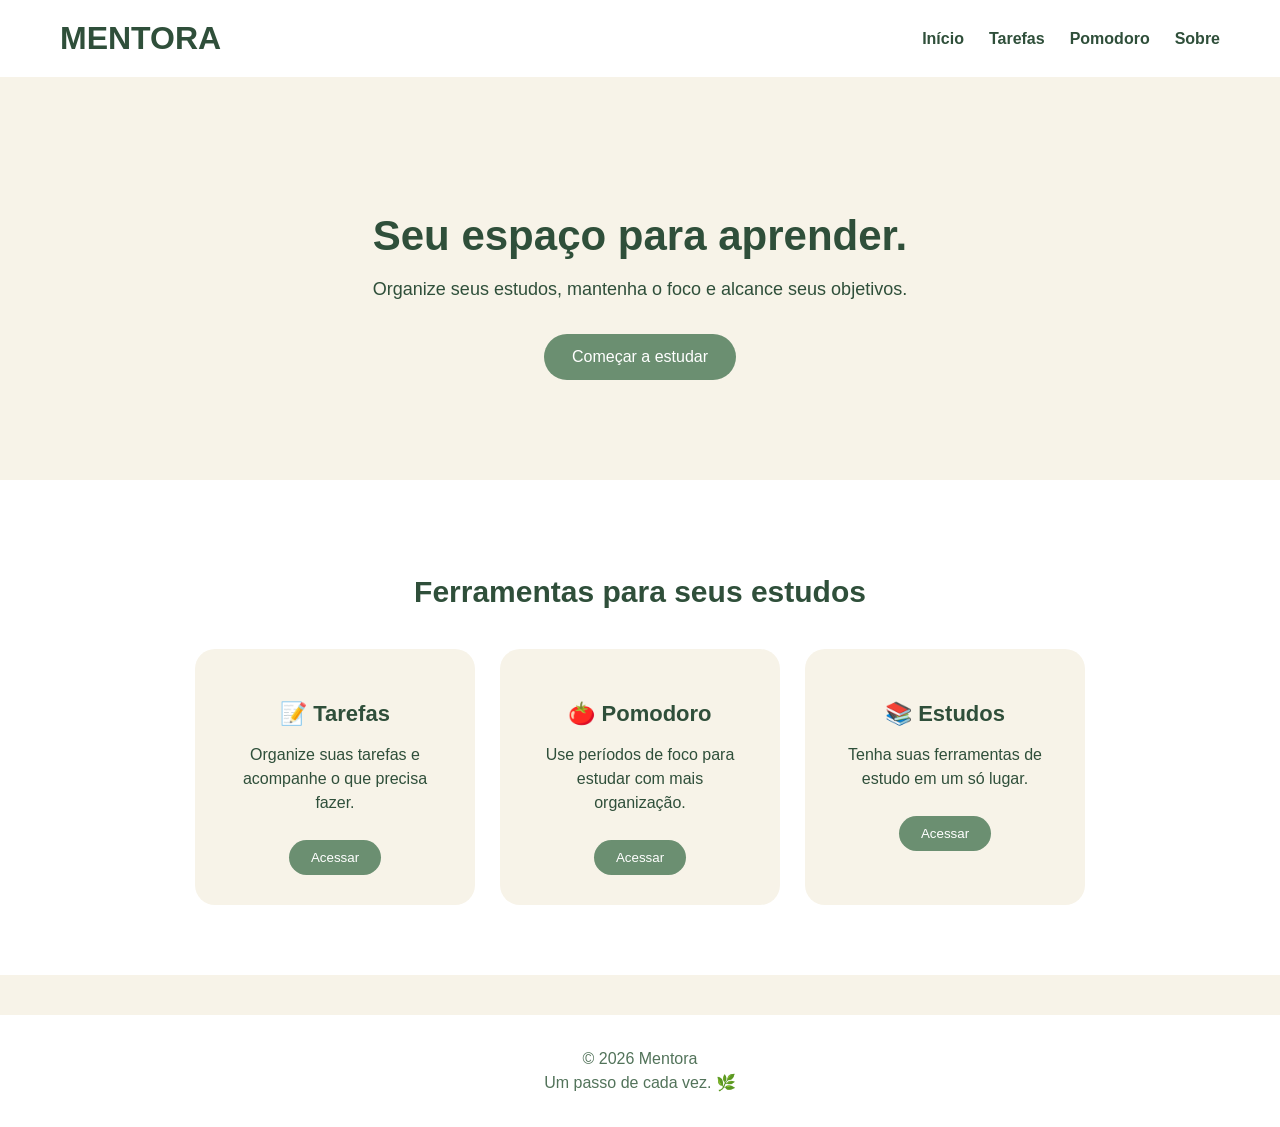
<file: index.html>
<!DOCTYPE html>
<html lang="pt-BR">

<head>
    <meta charset="UTF-8">
    <meta name="viewport" content="width=device-width, initial-scale=1.0">

    <title>Mentora - Seu espaço de estudos</title>

    <link rel="stylesheet" href="style.css">
</head>

<body>

    <!-- CABEÇALHO -->
    <header class="cabecalho">

        <h1>MENTORA</h1>

        <nav>
            <a href="index.html">Início</a>
            <a href="tarefas.html">Tarefas</a>
            <a href="pomodoro.html">Pomodoro</a>
            <a href="sobre.html">Sobre</a>
        </nav>

    </header>


    <!-- CONTEÚDO PRINCIPAL -->
    <main>

        <!-- APRESENTAÇÃO -->
        <section class="inicio">

            <h2>Seu espaço para aprender.</h2>

            <p>
                Organize seus estudos, mantenha o foco
                e alcance seus objetivos.
            </p>

            <button>Começar a estudar</button>

        </section>


        <!-- FERRAMENTAS -->
        <section class="ferramentas">

            <h2>Ferramentas para seus estudos</h2>

            <div class="cards">

                <div class="card">

                    <h3>📝 Tarefas</h3>

                    <p>
                        Organize suas tarefas e acompanhe
                        o que precisa fazer.
                    </p>

                    <a href="tarefas.html">
                        <button>Acessar</button>
                    </a>

                </div>


                <div class="card">

                    <h3>🍅 Pomodoro</h3>

                    <p>
                        Use períodos de foco para estudar
                        com mais organização.
                    </p>

                    <a href="pomodoro.html">
                        <button>Acessar</button>
                    </a>

                </div>


                <div class="card">

                    <h3>📚 Estudos</h3>

                    <p>
                        Tenha suas ferramentas de estudo
                        em um só lugar.
                    </p>

                    <button>Acessar</button>

                </div>

            </div>

        </section>

    </main>


    <!-- RODAPÉ -->
    <footer>

        <p>© 2026 Mentora</p>

        <p>Um passo de cada vez. 🌿</p>

    </footer>

</body>

</html>
</file>
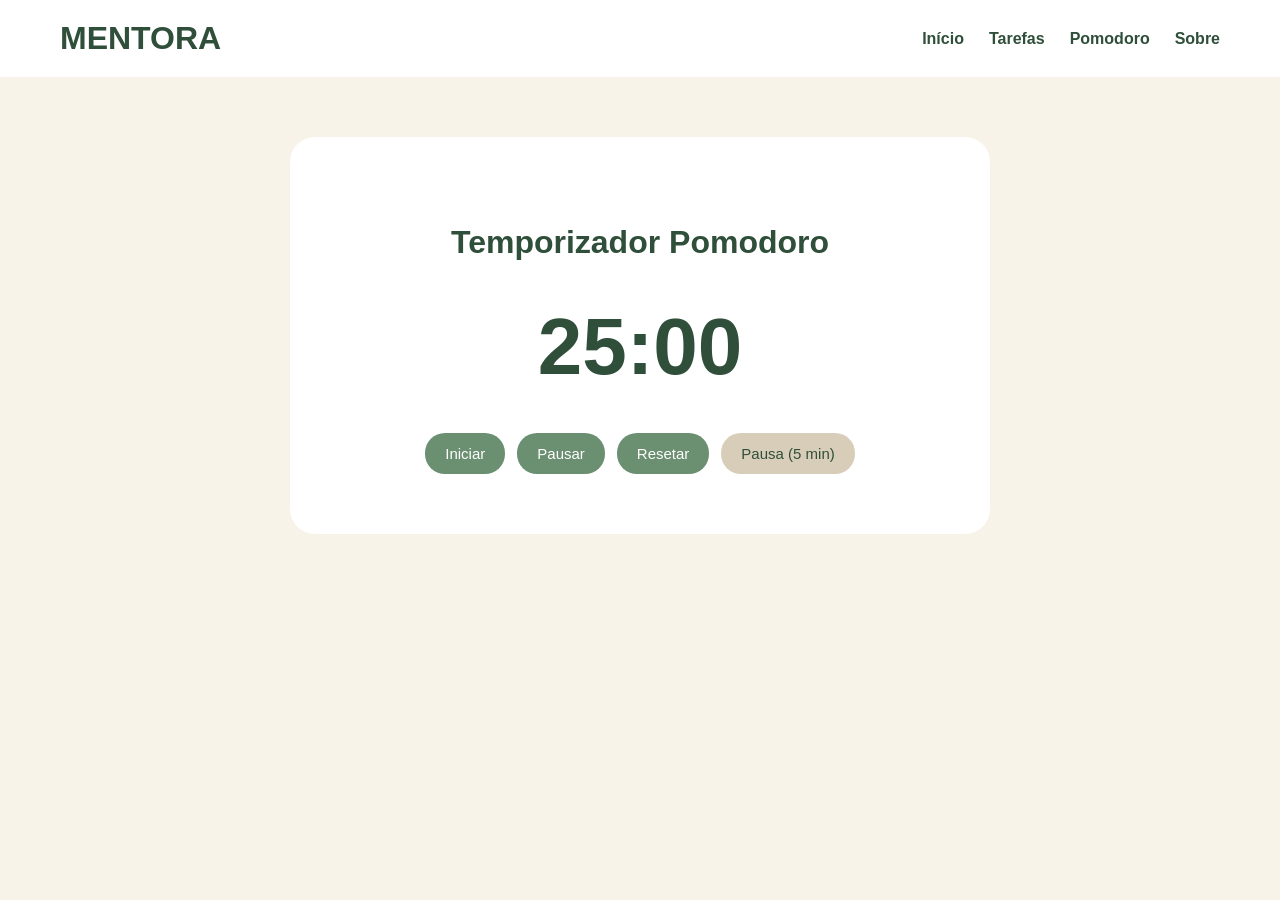
<file: pomodoro.html>
<!DOCTYPE html>
<html lang="pt-BR">

<head>
    <meta charset="UTF-8">
    <meta name="viewport" content="width=device-width, initial-scale=1.0">

    <title>Mentora - Pomodoro</title>

    <link rel="stylesheet" href="style.css">
</head>

<body>

    <!-- CABEÇALHO -->
    <header class="cabecalho">

        <h1>MENTORA</h1>

        <nav>
            <a href="index.html">Início</a>
            <a href="tarefas.html">Tarefas</a>
            <a href="pomodoro.html">Pomodoro</a>
            <a href="sobre.html">Sobre</a>
        </nav>

    </header>


    <!-- POMODORO -->
    <main>

        <section class="pomodoro">

            <h2>Temporizador Pomodoro</h2>

            <div id="timer">
                25:00
            </div>


            <div class="botoes-pomodoro">

                <button id="btn-start">
                    Iniciar
                </button>

                <button id="btn-pause">
                    Pausar
                </button>

                <button id="btn-reset">
                    Resetar
                </button>

                <button id="btn-pausa-curta">
                    Pausa (5 min)
                </button>

            </div>

        </section>

    </main>


    <!-- JAVASCRIPT -->
    <script src="script.js"></script>

</body>

</html>
</file>
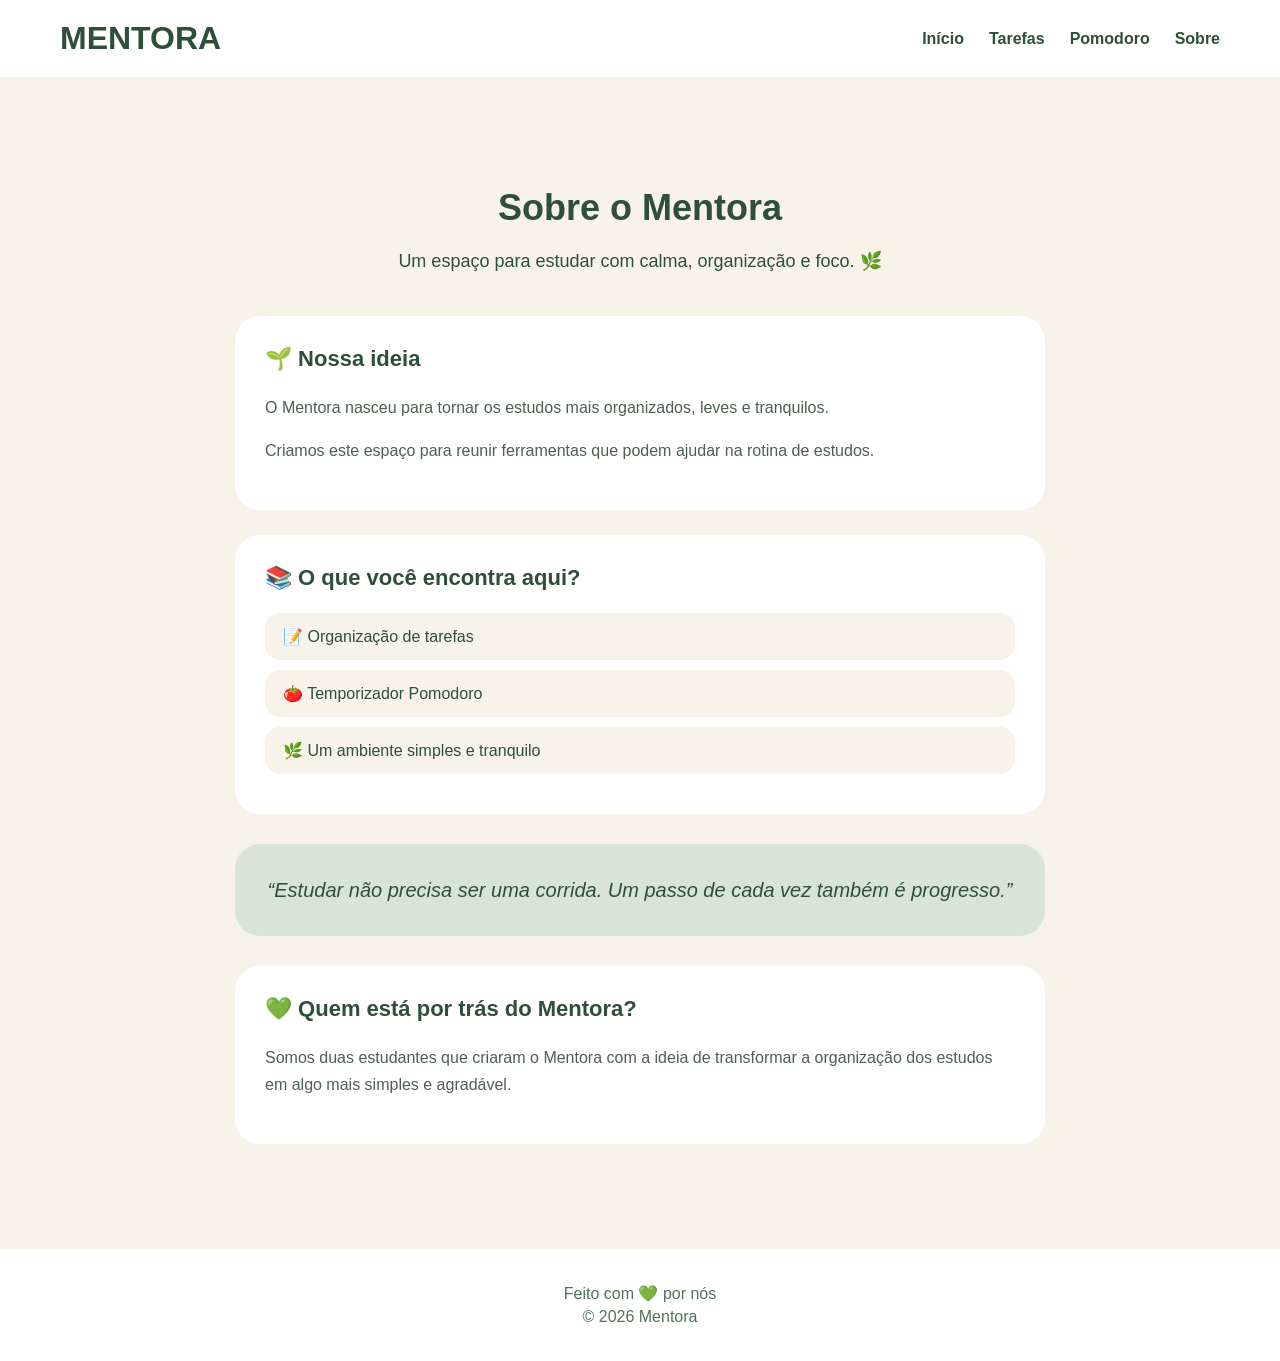
<file: sobre.html>
<!DOCTYPE html>
<html lang="pt-BR">

<head>
    <meta charset="UTF-8">

    <meta name="viewport" content="width=device-width, initial-scale=1.0">

    <title>Mentora - Sobre</title>

    <link rel="stylesheet" href="style.css">
</head>

<body>

    <!-- =================================
         CABEÇALHO
    ================================= -->

    <header class="cabecalho">

        <h1>MENTORA</h1>

        <nav>
            <a href="index.html">Início</a>
            <a href="tarefas.html">Tarefas</a>
            <a href="pomodoro.html">Pomodoro</a>
            <a href="sobre.html">Sobre</a>
        </nav>

    </header>


    <!-- =================================
         CONTEÚDO DA PÁGINA
    ================================= -->

    <main>

        <section class="sobre">

            <h2>Sobre o Mentora</h2>

            <p>
                Um espaço para estudar com calma,
                organização e foco. 🌿
            </p>


            <!-- Nossa ideia -->

            <div class="sobre-card">

                <h3>🌱 Nossa ideia</h3>

                <p>
                    O Mentora nasceu para tornar os estudos
                    mais organizados, leves e tranquilos.
                </p>

                <p>
                    Criamos este espaço para reunir ferramentas
                    que podem ajudar na rotina de estudos.
                </p>

            </div>


            <!-- Ferramentas -->

            <div class="sobre-card">

                <h3>📚 O que você encontra aqui?</h3>

                <ul>

                    <li>
                        📝 Organização de tarefas
                    </li>

                    <li>
                        🍅 Temporizador Pomodoro
                    </li>

                    <li>
                        🌿 Um ambiente simples e tranquilo
                    </li>

                </ul>

            </div>


            <!-- Frase -->

            <div class="frase">

                <p>
                    “Estudar não precisa ser uma corrida.
                    Um passo de cada vez também é progresso.”
                </p>

            </div>


            <!-- Quem criou -->

            <div class="sobre-card">

                <h3>💚 Quem está por trás do Mentora?</h3>

                <p>
                    Somos duas estudantes que criaram o Mentora
                    com a ideia de transformar a organização
                    dos estudos em algo mais simples e agradável.
                </p>

            </div>

        </section>

    </main>


    <!-- =================================
         RODAPÉ
    ================================= -->

    <footer>

        <p>Feito com 💚 por nós</p>

        <p>© 2026 Mentora</p>

    </footer>


</body>

</html>
</file>
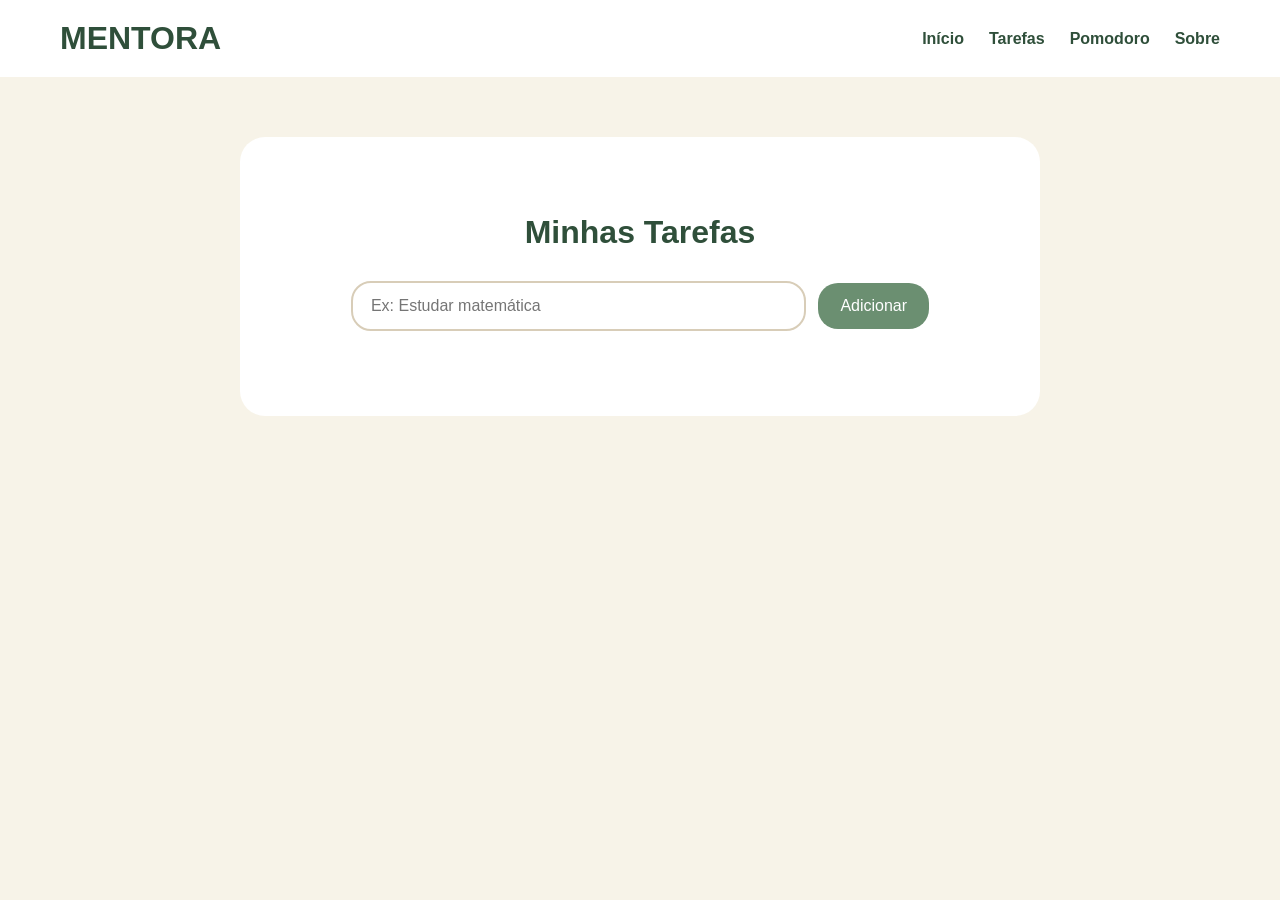
<file: tarefas.html>
<!DOCTYPE html>
<html lang="pt-BR">

<head>
    <meta charset="UTF-8">
    <meta name="viewport" content="width=device-width, initial-scale=1.0">

    <title>Mentora - Tarefas</title>

    <link rel="stylesheet" href="style.css">
</head>

<body>

    <!-- CABEÇALHO -->
    <header class="cabecalho">

        <h1>MENTORA</h1>

        <nav>
            <a href="index.html">Início</a>
            <a href="tarefas.html">Tarefas</a>
            <a href="pomodoro.html">Pomodoro</a>
            <a href="sobre.html">Sobre</a>
        </nav>

    </header>


    <!-- TAREFAS -->
    <main>

        <section class="tarefas">

            <h2>Minhas Tarefas</h2>

            <input
                type="text"
                id="input-tarefa"
                placeholder="Ex: Estudar matemática"
            >

            <button id="btn-adicionar">
                Adicionar
            </button>

            <ul id="lista-tarefas"></ul>

        </section>

    </main>


    <!-- JAVASCRIPT -->
    <script src="script.js"></script>

</body>

</html>
</file>
<file: style.css>
/* =================================
   CONFIGURAÇÕES GERAIS
================================= */

* {
    box-sizing: border-box;
}

body {
    margin: 0;
    font-family: Arial, sans-serif;
    background-color: #f7f3e8;
    color: #2f4f3a;
}


/* =================================
   CABEÇALHO
================================= */

.cabecalho {
    background-color: white;
    display: flex;
    justify-content: space-between;
    align-items: center;
    padding: 20px 60px;
}

.cabecalho h1 {
    margin: 0;
}

.cabecalho nav {
    display: flex;
    gap: 25px;
}

.cabecalho a {
    text-decoration: none;
    color: #2f4f3a;
    font-weight: bold;
}

/* =================================
   PÁGINA INICIAL
================================= */

.inicio {
    text-align: center;
    padding: 100px 20px;
    background-color: #f7f3e8;
}

.inicio h2 {
    font-size: 42px;
    margin-bottom: 15px;
}

.inicio p {
    font-size: 18px;
    max-width: 600px;
    margin: 0 auto 30px;
    line-height: 1.6;
}

.inicio button {
    background-color: #6b8f71;
    color: white;
    border: none;
    padding: 14px 28px;
    border-radius: 25px;
    font-size: 16px;
    cursor: pointer;
}

.inicio button:hover {
    background-color: #52735a;
}

/* =================================
   CARDS DE FERRAMENTAS
================================= */

.ferramentas {
    background-color: white;
    text-align: center;
    padding: 70px 40px;
}

.ferramentas h2 {
    font-size: 30px;
    margin-bottom: 40px;
}

.cards {
    display: flex;
    justify-content: center;
    gap: 25px;
    flex-wrap: wrap;
}

.card {
    background-color: #f7f3e8;
    width: 280px;
    padding: 30px;
    border-radius: 20px;
    transition: transform 0.2s;
}

.card:hover {
    transform: translateY(-5px);
}

.card h3 {
    font-size: 22px;
    margin-bottom: 15px;
}

.card p {
    line-height: 1.5;
    margin-bottom: 25px;
}

.card button {
    background-color: #6b8f71;
    color: white;
    border: none;
    padding: 10px 22px;
    border-radius: 20px;
    cursor: pointer;
}

.card button:hover {
    background-color: #52735a;
}

/* =================================
   PÁGINA DE TAREFAS
================================= */

.tarefas {
    max-width: 800px;
    margin: 60px auto;
    padding: 50px;
    background-color: white;
    border-radius: 25px;
    text-align: center;
}

.tarefas h2 {
    font-size: 32px;
    margin-bottom: 30px;
}

#input-tarefa {
    width: 65%;
    padding: 14px 18px;
    border: 2px solid #d8cdb8;
    border-radius: 20px;
    outline: none;
    font-size: 16px;
}

#input-tarefa:focus {
    border-color: #6b8f71;
}

#btn-adicionar {
    padding: 14px 22px;
    margin-left: 8px;
    border: none;
    border-radius: 20px;
    background-color: #6b8f71;
    color: white;
    cursor: pointer;
    font-size: 16px;
}

#btn-adicionar:hover {
    background-color: #52735a;
}


/* Lista de tarefas */

#lista-tarefas {
    list-style: none;
    padding: 0;
    margin-top: 35px;
}


/* Cada tarefa */

#lista-tarefas li {
    display: flex;
    align-items: center;
    gap: 10px;
    background-color: #f7f3e8;
    margin-bottom: 12px;
    padding: 15px 18px;
    border-radius: 15px;
}


/* Texto da tarefa */

#lista-tarefas li span {
    flex: 1;
    text-align: left;
}


/* Botões das tarefas */

#lista-tarefas button {
    border: none;
    border-radius: 15px;
    padding: 8px 14px;
    cursor: pointer;
}


/* Botão concluir */

#lista-tarefas li button:first-of-type {
    background-color: #d8e5d5;
    color: #2f4f3a;
}


/* Botão excluir */

#lista-tarefas li button:last-of-type {
    background-color: #ead8d2;
    color: #754d42;
}


/* Tarefa concluída */

.concluida {
    text-decoration: line-through;
    opacity: 0.6;
}

/* =================================
   PÁGINA POMODORO
================================= */

.pomodoro {
    max-width: 700px;
    margin: 60px auto;
    padding: 60px 40px;
    background-color: white;
    border-radius: 25px;
    text-align: center;
}

.pomodoro h2 {
    font-size: 32px;
    margin-bottom: 40px;
}


/* =================================
   VISOR DO TEMPO
================================= */

#timer {
    font-size: 80px;
    font-weight: bold;
    color: #2f4f3a;
    margin-bottom: 40px;
}


/* =================================
   BOTÕES
================================= */

.botoes-pomodoro {
    display: flex;
    justify-content: center;
    gap: 12px;
    flex-wrap: wrap;
}

.botoes-pomodoro button {
    border: none;
    padding: 12px 20px;
    border-radius: 20px;
    background-color: #6b8f71;
    color: white;
    font-size: 15px;
    cursor: pointer;
    transition: 0.2s;
}

.botoes-pomodoro button:hover {
    background-color: #52735a;
    transform: translateY(-2px);
}


/* =================================
   BOTÃO DE PAUSA
================================= */

#btn-pausa-curta {
    background-color: #d8cdb8;
    color: #2f4f3a;
}

#btn-pausa-curta:hover {
    background-color: #c8baa1;
}

/* =================================
   PÁGINA SOBRE
================================= */

.sobre {
    max-width: 850px;
    margin: 60px auto;
    padding: 20px;
    text-align: center;
}

.sobre h2 {
    font-size: 36px;
    margin-bottom: 15px;
}

.sobre > p {
    font-size: 18px;
    line-height: 1.6;
    margin-bottom: 40px;
}


/* =================================
   CARDS DA PÁGINA SOBRE
================================= */

.sobre-card {
    background-color: white;
    padding: 30px;
    margin-bottom: 25px;
    border-radius: 25px;
    text-align: left;
}

.sobre-card h3 {
    color: #2f4f3a;
    font-size: 22px;
    margin-top: 0;
}

.sobre-card p {
    line-height: 1.7;
    color: #4f5f52;
}


/* =================================
   LISTA DE FERRAMENTAS
================================= */

.sobre-card ul {
    list-style: none;
    padding: 0;
    margin: 20px 0 0;
}

.sobre-card li {
    background-color: #f7f3e8;
    padding: 14px 18px;
    margin-bottom: 10px;
    border-radius: 15px;
}


/* =================================
   FRASE DO MENTORA
================================= */

.frase {
    background-color: #d8e5d5;
    padding: 30px;
    margin: 30px 0;
    border-radius: 25px;
}

.frase p {
    margin: 0;
    color: #2f4f3a;
    font-size: 20px;
    font-style: italic;
    line-height: 1.6;
}


/* =================================
   RODAPÉ
================================= */

footer {
    text-align: center;
    padding: 30px;
    background-color: white;
    color: #52735a;
    margin-top: 40px;
}

footer p {
    margin: 5px;
}
</file>
